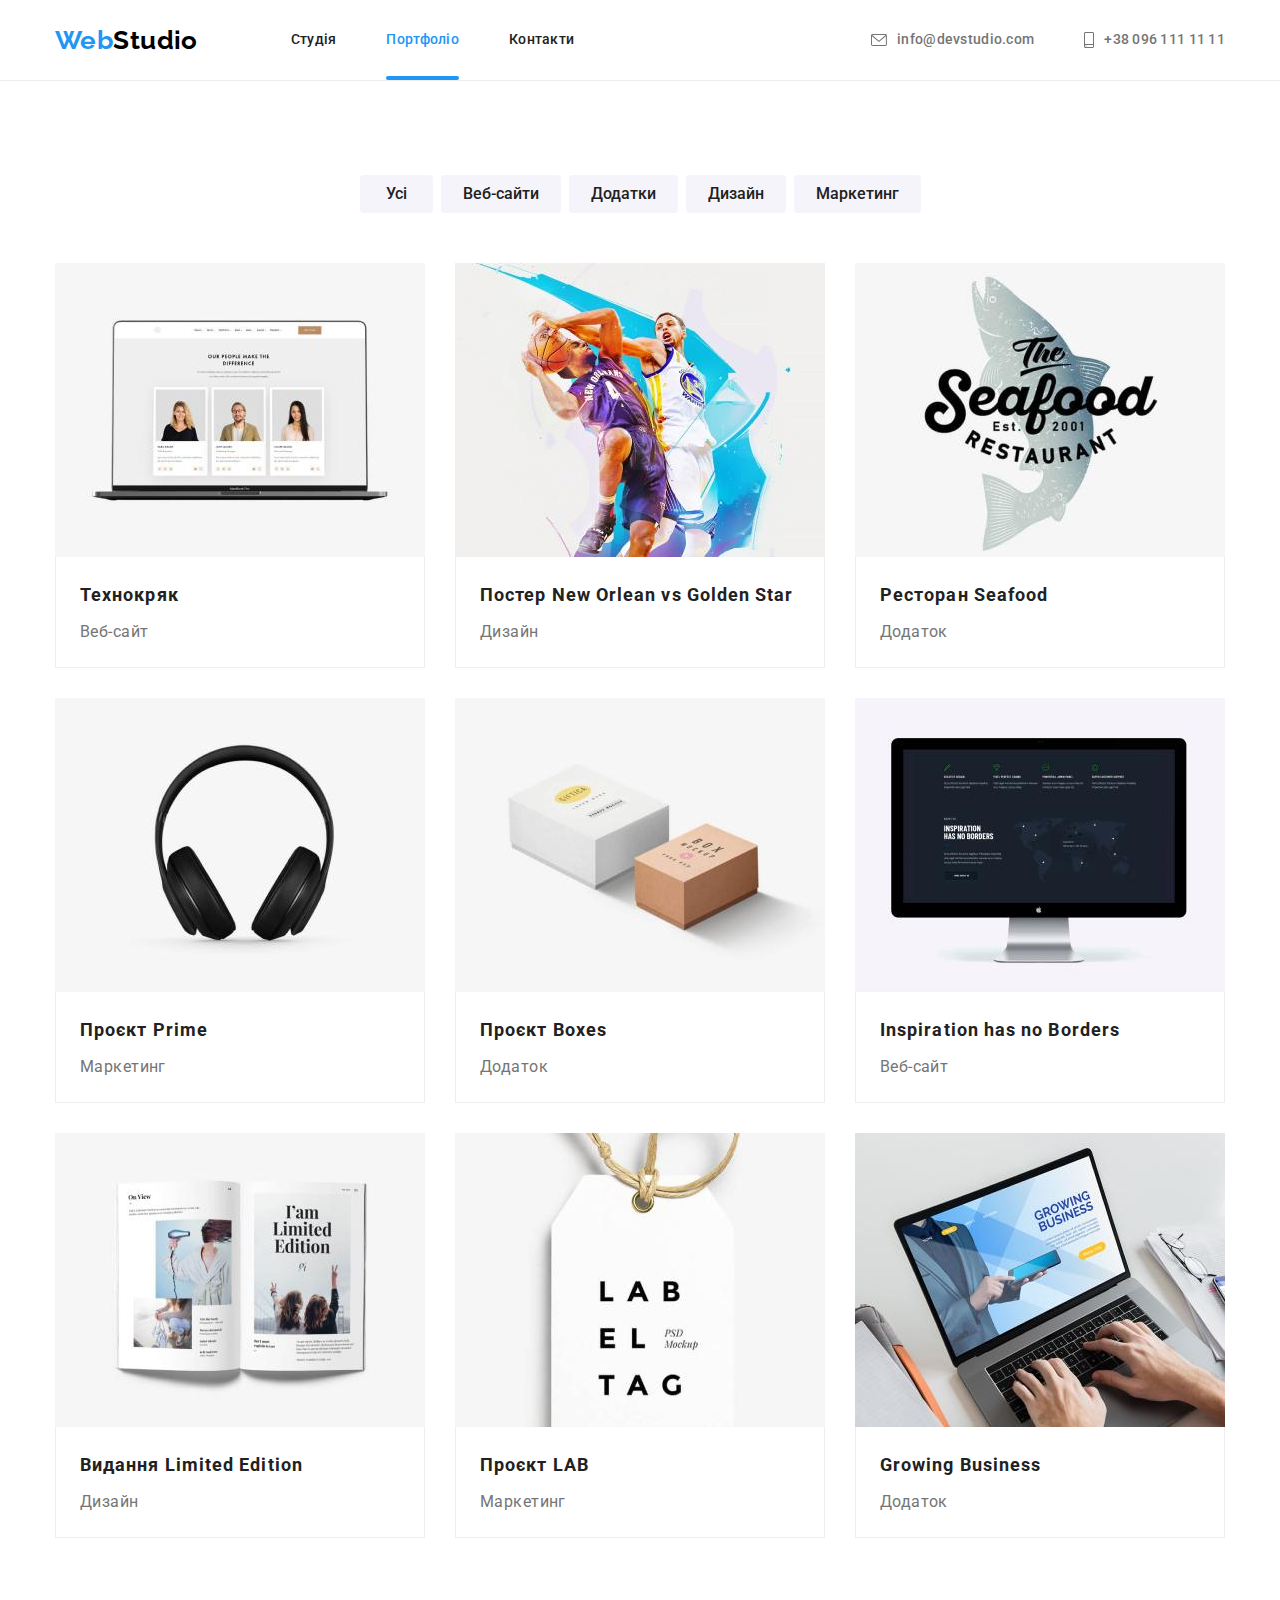
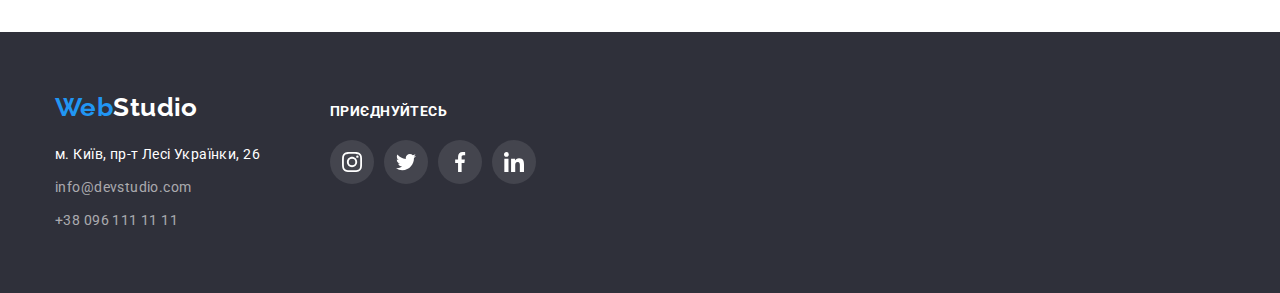
<file: portfolio.html>
<!DOCTYPE html>
<html lang="uk">
  <head>
    <meta charset="UTF-8" />
    <meta http-equiv="X-UA-Compatible" content="IE=edge" />
    <meta name="viewport" content="width=device-width, initial-scale=1.0" />
    <title>WebStudio</title>
    <link
      rel="stylesheet"
      href="https://cdn.jsdelivr.net/npm/modern-normalize@1.1.0/modern-normalize.min.css"
    />
    <link rel="preconnect" href="https://fonts.googleapis.com" />
    <link rel="preconnect" href="https://fonts.gstatic.com" crossorigin />
    <link
      href="https://fonts.googleapis.com/css2?family=Raleway:wght@700&family=Roboto:wght@400;500;700;900&display=swap"
      rel="stylesheet"
    />
    <link rel="stylesheet" href="./css/styles.css" />
  </head>
  <body>
    <!-- Шапка сайта -->
    <header class="header">
      <div class="container container-header">
        <nav class="nav-container">
          <a lang="en" href="/" class="logo"
            ><span class="accent">Web</span>Studio</a
          >
          <ul class="site-nav list">
            <li>
              <a href="./index.html" class="link header-link">Студія</a>
            </li>
            <li class="current-line">
              <a href="./portfolio.html" class="link current header-link"
                >Портфоліо</a
              >
            </li>
            <li><a href="" class="link header-link">Контакти</a></li>
          </ul>
        </nav>
        <ul class="auth-nav list">
          <li>
            <a href="mailto:info@devstudio.com" class="link contact-link"
              ><svg class="contacts-icon" width="16" height="12">
                <use href="./images/icons.svg#icon-envelope"></use>
              </svg>
              info@devstudio.com</a
            >
          </li>
          <li>
            <a href="tel:+380961111111" class="link contact-link"
              ><svg class="contacts-icon" width="10" height="16">
                <use href="./images/icons.svg#icon-smartphone"></use>
              </svg>
              +38 096 111 11 11</a
            >
          </li>
        </ul>
      </div>
    </header>

    <main>
      <!--Portfolio-->
      <section class="portfolio section">
        <div class="container">
          <h1 class="visually-hidden">Портфоліо</h1>
          <ul class="filter">
            <li><button class="portfolio-button" type="button">Усі</button></li>
            <li>
              <button class="portfolio-button" type="button">Веб-сайти</button>
            </li>
            <li>
              <button class="portfolio-button" type="button">Додатки</button>
            </li>
            <li>
              <button class="portfolio-button" type="button">Дизайн</button>
            </li>
            <li>
              <button class="portfolio-button" type="button">Маркетинг</button>
            </li>
          </ul>

          <ul class="list">
            <li class="portfolio-card">
              <div class="portfolio-card-wrap">
                <img src="./images/img5.jpg" alt="Веб-сайт" width="370" />
                <p class="portfolio-top-text">
                  Ресурс пропонує комплексні пропозиції з різним рівнем
                  функціоналу та сервісів. Все це дозволить відвідувачу отримати
                  вичерпні відомості про компанію чи приватну особу.
                </p>
              </div>
              <div class="card-border">
                <h2 class="title">Технокряк</h2>
                <p class="text">Веб-сайт</p>
              </div>
            </li>
            <li class="portfolio-card">
              <div class="portfolio-card-wrap">
                <img src="./images/img6.jpg" alt="Постер" width="370" />
                <p class="portfolio-top-text">
                  Ресурс пропонує комплексні пропозиції з різним рівнем
                  функціоналу та сервісів. Все це дозволить відвідувачу отримати
                  вичерпні відомості про компанію чи приватну особу.
                </p>
              </div>
              <div class="card-border">
                <h2 class="title">Постер New Orlean vs Golden Star</h2>
                <p class="text">Дизайн</p>
              </div>
            </li>
            <li class="portfolio-card">
              <div class="portfolio-card-wrap">
                <img
                  src="./images/img7.jpg"
                  alt="Емблема ресторану"
                  width="370"
                />
                <p class="portfolio-top-text">
                  Ресурс пропонує комплексні пропозиції з різним рівнем
                  функціоналу та сервісів. Все це дозволить відвідувачу отримати
                  вичерпні відомості про компанію чи приватну особу.
                </p>
              </div>
              <div class="card-border">
                <h2 class="title">Ресторан Seafood</h2>
                <p class="text">Додаток</p>
              </div>
            </li>
            <li class="portfolio-card">
              <div class="portfolio-card-wrap">
                <img src="./images/img8.jpg" alt="Навушники" width="370" />
                <p class="portfolio-top-text">
                  Ресурс пропонує комплексні пропозиції з різним рівнем
                  функціоналу та сервісів. Все це дозволить відвідувачу отримати
                  вичерпні відомості про компанію чи приватну особу.
                </p>
              </div>
              <div class="card-border">
                <h2 class="title">Проєкт Prime</h2>
                <p class="text">Маркетинг</p>
              </div>
            </li>
            <li class="portfolio-card">
              <div class="portfolio-card-wrap">
                <img src="./images/img9.jpg" alt="Коробки" width="370" />
                <p class="portfolio-top-text">
                  Ресурс пропонує комплексні пропозиції з різним рівнем
                  функціоналу та сервісів. Все це дозволить відвідувачу отримати
                  вичерпні відомості про компанію чи приватну особу.
                </p>
              </div>
              <div class="card-border">
                <h2 class="title">Проєкт Boxes</h2>
                <p class="text">Додаток</p>
              </div>
            </li>
            <li class="portfolio-card">
              <div class="portfolio-card-wrap">
                <img src="./images/img10.jpg" alt="Веб-сайт" width="370" />
                <p class="portfolio-top-text">
                  Ресурс пропонує комплексні пропозиції з різним рівнем
                  функціоналу та сервісів. Все це дозволить відвідувачу отримати
                  вичерпні відомості про компанію чи приватну особу.
                </p>
              </div>
              <div class="card-border">
                <h2 class="title">Inspiration has no Borders</h2>
                <p class="text">Веб-сайт</p>
              </div>
            </li>
            <li class="portfolio-card">
              <div class="portfolio-card-wrap">
                <img src="./images/img11.jpg" alt="Книжка" width="370" />
                <p class="portfolio-top-text">
                  Ресурс пропонує комплексні пропозиції з різним рівнем
                  функціоналу та сервісів. Все це дозволить відвідувачу отримати
                  вичерпні відомості про компанію чи приватну особу.
                </p>
              </div>
              <div class="card-border">
                <h2 class="title">Видання Limited Edition</h2>
                <p class="text">Дизайн</p>
              </div>
            </li>
            <li class="portfolio-card">
              <div class="portfolio-card-wrap">
                <img src="./images/img12.jpg" alt="Етикетка" width="370" />
                <p class="portfolio-top-text">
                  Ресурс пропонує комплексні пропозиції з різним рівнем
                  функціоналу та сервісів. Все це дозволить відвідувачу отримати
                  вичерпні відомості про компанію чи приватну особу.
                </p>
              </div>
              <div class="card-border">
                <h2 class="title">Проєкт LAB</h2>
                <p class="text">Маркетинг</p>
              </div>
            </li>
            <li class="portfolio-card">
              <div class="portfolio-card-wrap">
                <img src="./images/img13.jpg" alt="Ноутбук" width="370" />
                <p class="portfolio-top-text">
                  Ресурс пропонує комплексні пропозиції з різним рівнем
                  функціоналу та сервісів. Все це дозволить відвідувачу отримати
                  вичерпні відомості про компанію чи приватну особу.
                </p>
              </div>
              <div class="card-border">
                <h2 class="title">Growing Business</h2>
                <p class="text">Додаток</p>
              </div>
            </li>
          </ul>
        </div>
      </section>
    </main>

    <!-- Футер -->
    <footer class="footer">
      <div class="container">
        <div class="container-adress">
          <a lang="en" href="/" class="logo"
            ><span class="accent">Web</span>Studio</a
          >
          <address class="adress">
            <ul class="list">
              <li>м. Київ, пр-т Лесі Українки, 26</li>
              <li class="footer-link">
                <a href="mailto:info@devstudio.com" class="link"
                  >info@devstudio.com</a
                >
              </li>
              <li>
                <a href="tel:+380961111111" class="link footer-link"
                  >+38 096 111 11 11</a
                >
              </li>
            </ul>
          </address>
        </div>
        <div class="container-social">
          <h3 class="footer-title">Приєднуйтесь</h3>
          <ul class="socials">
            <li class="social-items">
              <a href="" class="social-link-footer">
                <svg class="social-icon" width="20" height="20">
                  <use href="./images/icons.svg#icon-instagram-gr"></use>
                </svg>
              </a>
            </li>
            <li class="social-items">
              <a href="" class="social-link-footer"
                ><svg class="social-icon" width="20" height="20">
                  <use href="./images/icons.svg#icon-twitter-gr"></use>
                </svg>
              </a>
            </li>
            <li class="social-items">
              <a href="" class="social-link-footer"
                ><svg class="social-icon" width="20" height="20">
                  <use href="./images/icons.svg#icon-facebook-gr"></use>
                </svg>
              </a>
            </li>
            <li class="social-items">
              <a href="" class="social-link-footer"
                ><svg class="social-icon" width="20" height="20">
                  <use href="./images/icons.svg#icon-linkedin-gr"></use>
                </svg>
              </a>
            </li>
          </ul>
        </div>
      </div>
    </footer>
  </body>
</html>
</file>
<file: css/styles.css>
/* колір лого #000000 */
/* колір підзаголовків #212121; */
/* колір абзаців #757575 */
/* білий #FFFFFF  */
/* акцент #2196F3 */
:root {
  --logo-text-color: #000000;
  --accent-color: #2196f3;
  --subtitle-color: #212121;
  --text-color: #757575;
  --primary-text-color: rgba(0, 0, 0, 0.8);
  --main-title-color: #ffffff;
  --gradient: rgba(47, 48, 58, 0.4), rgba(47, 48, 58, 0.4);
}
body {
  background: var(--main-title-color);
  font-family: roboto, sans-serif;
  letter-spacing: 0.03em;
  font-size: 14px;
  line-height: 1.14;
}
/* reset styles */
h1,
h2,
h3,
h4,
h5,
h6,
p {
  margin: 0;
}

ul {
  list-style: none;
  padding: 0;
  margin: 0;
}

img {
  display: block;
  max-width: 100%;
  height: auto;
}

/* Base styles */
.section {
  padding: 94px 0;
}
.container {
  width: 1200px;
  margin-left: auto;
  margin-right: auto;
  padding: 0 15px;

  /*outline: 2px solid red;
  outline-offset: -2px;*/
}

.link {
  text-decoration: none;
}

.title {
  color: var(--subtitle-color);
}
.text {
  color: var(--text-color);
}
/*Header style*/
.header {
  border-bottom: 1px solid #ececec;
}
.container-header {
  display: flex;
  align-items: center;
}
.nav-container {
  display: flex;
  align-items: center;
  gap: 93px;
}
.site-nav {
  display: flex;
  align-items: center;
  gap: 50px;
}
.header-link {
  padding: 32px 0;
  display: block;
}
.auth-nav {
  display: flex;
  align-items: center;
  justify-content: center;
  gap: 50px;
  margin-left: auto;
}
.logo {
  color: var(--logo-text-color);
  font-family: Raleway, sans-serif;
  font-weight: 700;
  font-size: 26px;
  line-height: 1.19;
  text-decoration: none;
  transition: color 250ms cubic-bezier(0.4, 0, 0.2, 1);
  /*outline: 2px solid red;
  outline-offset: -2px;*/
}
.accent {
  color: var(--accent-color);
}
.logo:hover,
.logo:focus {
  color: var(--accent-color);
}
.current-line {
  position: relative;
}
.current {
  display: flex;
  transition: transform 250ms cubic-bezier(0.4, 0, 0.2, 1);
}
.current::after {
  content: "";
  position: absolute;
  width: 100%;
  height: 4px;
  background: #2196f3;
  border-radius: 2px;
  bottom: 0;
}
.site-nav .link {
  color: var(--subtitle-color);
  font-weight: 500;
  letter-spacing: 0.02em;
  transition: color 250ms cubic-bezier(0.4, 0, 0.2, 1);

  /*outline: 2px solid red;
  outline-offset: -2px;*/
}
.site-nav .link.current {
  color: var(--accent-color);
}
.auth-nav .link {
  color: var(--text-color);
  font-weight: 500;
  letter-spacing: 0.02em;
  transition: color 250ms cubic-bezier(0.4, 0, 0.2, 1);
  /*outline: 2px solid red;
  outline-offset: -2px;*/
}
.site-nav .link:hover,
.site-nav .link:focus,
.auth-nav .link:hover,
.auth-nav .link:focus {
  color: var(--accent-color);
}
/*Icons stile*/
.contacts-list {
  display: flex;
  gap: 30px;
}
.contact-link {
  display: flex;
  align-items: center;
  gap: 10px;
  text-decoration: none;
  color: var(--text-color);
  transition: color 250ms cubic-bezier(0.4, 0, 0.2, 1);
}
.contact-link:hover,
.contact-link:focus {
  color: var(--accent-color);
}
.contacts-icon {
  fill: currentColor;
}

/*Hero*/
.hero {
  background-color: #2f303a;
  text-align: center;
  padding-top: 200px;
  padding-bottom: 200px;
  max-width: 1600px;
  min-height: 600px;
  margin: 0 auto;
  background-image: linear-gradient(var(--gradient)),
    url(../images/img-overlay.jpg);
  background-position: center;
  background-repeat: no-repeat;
  background-size: cover;

  /*outline: 2px solid red;
  outline-offset: -2px;*/
}

.hero-title {
  color: var(--main-title-color);
  font-weight: 900;
  font-size: 44px;
  line-height: 1.36;
  letter-spacing: 0.06em;
  text-transform: uppercase;
  margin: 0 auto;
  width: 696px;
  /*outline: 2px solid red;
  outline-offset: -2px;*/
}
.button {
  color: var(--main-title-color);
  background-color: var(--accent-color);
  font-family: inherit;
  font-weight: 700;
  font-size: 16px;
  line-height: 1.88;
  letter-spacing: 0.06em;
  cursor: pointer;
  border-radius: 4px;
  min-width: 216px;
  padding: 10px 32px;
  margin-top: 30px;
  box-shadow: 0px 4px 4px rgba(0, 0, 0, 0.15);
  border: none;
}
/*Section benefits*/
.visually-hidden {
  position: absolute;
  width: 1px;
  height: 1px;
  margin: -1px;
  border: 0;
  padding: 0;
  white-space: nowrap;
  clip-path: inset(100%);
  clip: rect(0 0 0 0);
  overflow: hidden;
}

.benefits {
  display: flex;
  flex-wrap: wrap;
  gap: 30px;
}
.benefits-card {
  flex-basis: calc((100% - 90px) / 4);
}
.icon-background {
  width: 270px;
  height: 120px;
  background-color: #f5f4fa;
  border-radius: 4px;
  display: flex;
  align-items: center;
  justify-content: center;
  margin-bottom: 30px;
}
.benefit-icon {
  width: 70px;
  height: 70px;
}
.benefits .title {
  text-transform: uppercase;
  margin-bottom: 10px;
}
.benefits .text {
  line-height: 1.71;
}
/*Examples*/
.examples {
  padding-top: 0;
}
.card-examples {
  display: flex;
  gap: 30px;
  justify-content: center;
  margin-top: 50px;
  position: relative;
  /*outline: 2px solid red;
  outline-offset: -2px;*/
}
.examples .title,
.team .title {
  font-size: 36px;
  line-height: 1.17;
  text-align: center;
  /*outline: 2px solid red;
  outline-offset: -2px;*/
}
.card-examples-label {
  position: absolute;
  width: 370px;
  height: 70px;
  text-transform: uppercase;
  background: rgba(47, 48, 58, 0.8);
  letter-spacing: 0.03em;
  text-align: center;
  font-weight: 700;
  bottom: 0;
  padding: 27px 0;
  color: var(--main-title-color);
}
/*Team section*/
.team {
  background-color: #f5f4fa;
}
.team .list {
  display: flex;
  flex-wrap: wrap;
  gap: 30px;
  margin-top: 50px;
}
.team-card {
  text-align: center;
  flex-basis: calc((100% - 90px) / 4);
  background-color: var(--main-title-color);
  box-shadow: 0px 1px 3px rgba(0, 0, 0, 0.12), 0px 1px 1px rgba(0, 0, 0, 0.14),
    0px 2px 1px rgba(0, 0, 0, 0.2);
  border-radius: 0px 0px 4px 4px;
}
.socials {
  display: flex;
  align-items: center;
  justify-content: center;
  gap: 10px;
}
.social-link {
  display: flex;
  width: 44px;
  height: 44px;
  background-color: var(--main-title-color);
  align-items: center;
  justify-content: center;
  border-radius: 50%;
  color: #afb1b8;
  transition: color 250ms cubic-bezier(0.4, 0, 0.2, 1),
    background-color 250ms cubic-bezier(0.4, 0, 0.2, 1);
}
.social-link:hover,
.social-link:focus {
  color: var(--main-title-color);
  background-color: var(--accent-color);
}
.social-icon {
  fill: currentColor;
}
.team-wrapper {
  padding: 30px 0;
}
.name {
  color: var(--subtitle-color);
  font-weight: 500;
  font-size: 16px;
  line-height: 1.19;
  margin-bottom: 10px;
}
.team .text {
  font-size: 16px;
  line-height: 1.19;
  margin-bottom: 16px;
}
/*Regular customers*/
.clients {
  align-items: center;
  justify-content: center;
}
.clients .title {
  font-size: 36px;
  line-height: 1.17;
  text-align: center;
  margin-bottom: 50px;
  /*outline: 2px solid red;
  outline-offset: -2px;*/
}
.clients-list {
  display: flex;
  align-items: center;
  justify-content: center;
  gap: 25px;
}
.clients-link {
  width: 170px;
  height: 92px;
  display: flex;
  align-items: center;
  justify-content: center;
  border: 1px solid #afb1b8;
  border-radius: 4px;
  color: #afb1b8;
  transition: color 250ms cubic-bezier(0.4, 0, 0.2, 1),
    border-color 250ms cubic-bezier(0.4, 0, 0.2, 1);
}
.clients-link:hover,
.clients-link:active {
  color: var(--accent-color);
  border-color: var(--accent-color);
}
.clients-icon {
  width: 106px;
  height: 60px;
  fill: currentColor;
}
/* PORTFOLIO PAGE */

/*Filters*/
.filter {
  display: flex;
  gap: 8px;
  margin-bottom: 50px;
  justify-content: center;
}
.portfolio-button {
  color: var(--subtitle-color);
  background-color: #f5f4fa;
  font-family: inherit;
  font-weight: 500;
  font-size: 16px;
  line-height: 1.63;
  cursor: pointer;
  border: none;
  border-radius: 4px;
  min-width: 73px;
  padding: 6px 22px;
  margin-top: 0;
  transition: color 250ms cubic-bezier(0.4, 0, 0.2, 1),
    background-color 250ms cubic-bezier(0.4, 0, 0.2, 1),
    box-shadow 250ms cubic-bezier(0.4, 0, 0.2, 1);
}
.portfolio-button:hover,
.portfolio-button:active {
  color: var(--main-title-color);
  background-color: var(--accent-color);
  cursor: pointer;
  box-shadow: 0px 3px 1px rgba(0, 0, 0, 0.1), 0px 1px 2px rgba(0, 0, 0, 0.08),
    0px 2px 2px rgba(0, 0, 0, 0.12);
}

.portfolio .list {
  display: flex;
  flex-wrap: wrap;
  gap: 30px;
}
.portfolio-card {
  flex-basis: calc((100% - 60px) / 3);
  transition: box-shadow 250ms cubic-bezier(0.4, 0, 0.2, 1);
}
.portfolio-card:hover .portfolio-top-text {
  transform: translateY(0);
}
.portfolio-card-wrap {
  position: relative;
  overflow: hidden;
}
.portfolio-top-text {
  position: absolute;
  font-weight: 400;
  font-size: 18px;
  line-height: 1.56;
  color: var(--main-title-color);
  top: 0;
  background-color: rgba(33, 150, 243, 0.9);
  padding: 63px 24px;
  height: 100%;
  transform: translateY(100%);
  transition: transform 250ms cubic-bezier(0.4, 0, 0.2, 1);
}
.portfolio-card:hover,
.portfolio-card:active {
  box-shadow: 0px 1px 1px rgba(0, 0, 0, 0.12), 0px 4px 4px rgba(0, 0, 0, 0.06),
    1px 4px 6px rgba(0, 0, 0, 0.16);
}
.card-border {
  border: 1px solid #eeeeee;
  border-top: none;
  padding: 20px 24px;
}
.portfolio .title {
  font-size: 18px;
  line-height: 2;
  letter-spacing: 0.06em;
  margin-bottom: 4px;
}
.portfolio .text {
  font-size: 16px;
  line-height: 1.88;
}
/*Footer*/
.footer {
  background-color: #2f303a;
  padding: 60px 0;
}
.footer > .container {
  display: flex;
  gap: 70px;
  align-items: baseline;
}
.footer .logo {
  color: var(--main-title-color);
  display: block;
  margin-bottom: 20px;
  transition: color 250ms cubic-bezier(0.4, 0, 0.2, 1);
}
.footer .logo:hover,
.footer .logo:focus {
  color: var(--accent-color);
}
.adress {
  font-style: normal;
  color: var(--main-title-color);
  line-height: 1.71;
}
.adress li:not(:first-child) {
  margin-top: 9px;
}
.adress .link {
  color: rgba(255, 255, 255, 0.6);
  display: block;
  transition: color 250ms cubic-bezier(0.4, 0, 0.2, 1);
}
.adress .link:hover,
.adress .link:focus {
  color: var(--accent-color);
}
.footer-title {
  text-transform: uppercase;
  margin-bottom: 20px;
  color: var(--main-title-color);
  font-size: 14px;
}
.social-link-footer {
  display: flex;
  width: 44px;
  height: 44px;
  background-color: var(--main-title-color);
  align-items: center;
  justify-content: center;
  border-radius: 50%;
  color: var(--main-title-color);
  background-color: rgba(255, 255, 255, 0.1);
  transition: color 250ms cubic-bezier(0.4, 0, 0.2, 1),
    background-color 250ms cubic-bezier(0.4, 0, 0.2, 1);
}
.social-link-footer:hover,
.social-link-footer:focus {
  color: var(--main-title-color);
  background-color: var(--accent-color);
}
.social-link-footer > .social-link {
  fill: currentColor;
}
/*Modal window*/
.backdrop {
  width: 100%;
  height: 100%;
  top: 0;
  position: fixed;
  background: rgba(0, 0, 0, 0.2);
  transition: opacity 250ms cubic-bezier(0.4, 0, 0.2, 1),
    visibility 250ms cubic-bezier(0.4, 0, 0.2, 1);
}
.modal {
  width: 528px;
  min-height: 581px;
  background-color: var(--main-title-color);
  border-radius: 4px;
  position: absolute;
  top: 50%;
  left: 50%;
  transform: translate(-50%, -50%) scaleY(1);
  box-shadow: 0px 1px 3px rgba(0, 0, 0, 0.12), 0px 1px 1px rgba(0, 0, 0, 0.14),
    0px 2px 1px rgba(0, 0, 0, 0.2);
  transition: transform 250ms cubic-bezier(0.4, 0, 0.2, 1);
}
.backdrop.is-hidden .modal {
  transform: translate(-50%, -50%) scaleY(0);
}
.close-btn {
  position: absolute;
  right: 8px;
  top: 8px;
  width: 30px;
  height: 30px;
  border: 1px solid rgba(0, 0, 0, 0.1);
  border-radius: 50%;
  background-color: transparent;
  display: flex;
  align-items: center;
  justify-content: center;
}
.is-hidden {
  visibility: hidden;
  opacity: 0;
  pointer-events: none;
}
</file>
